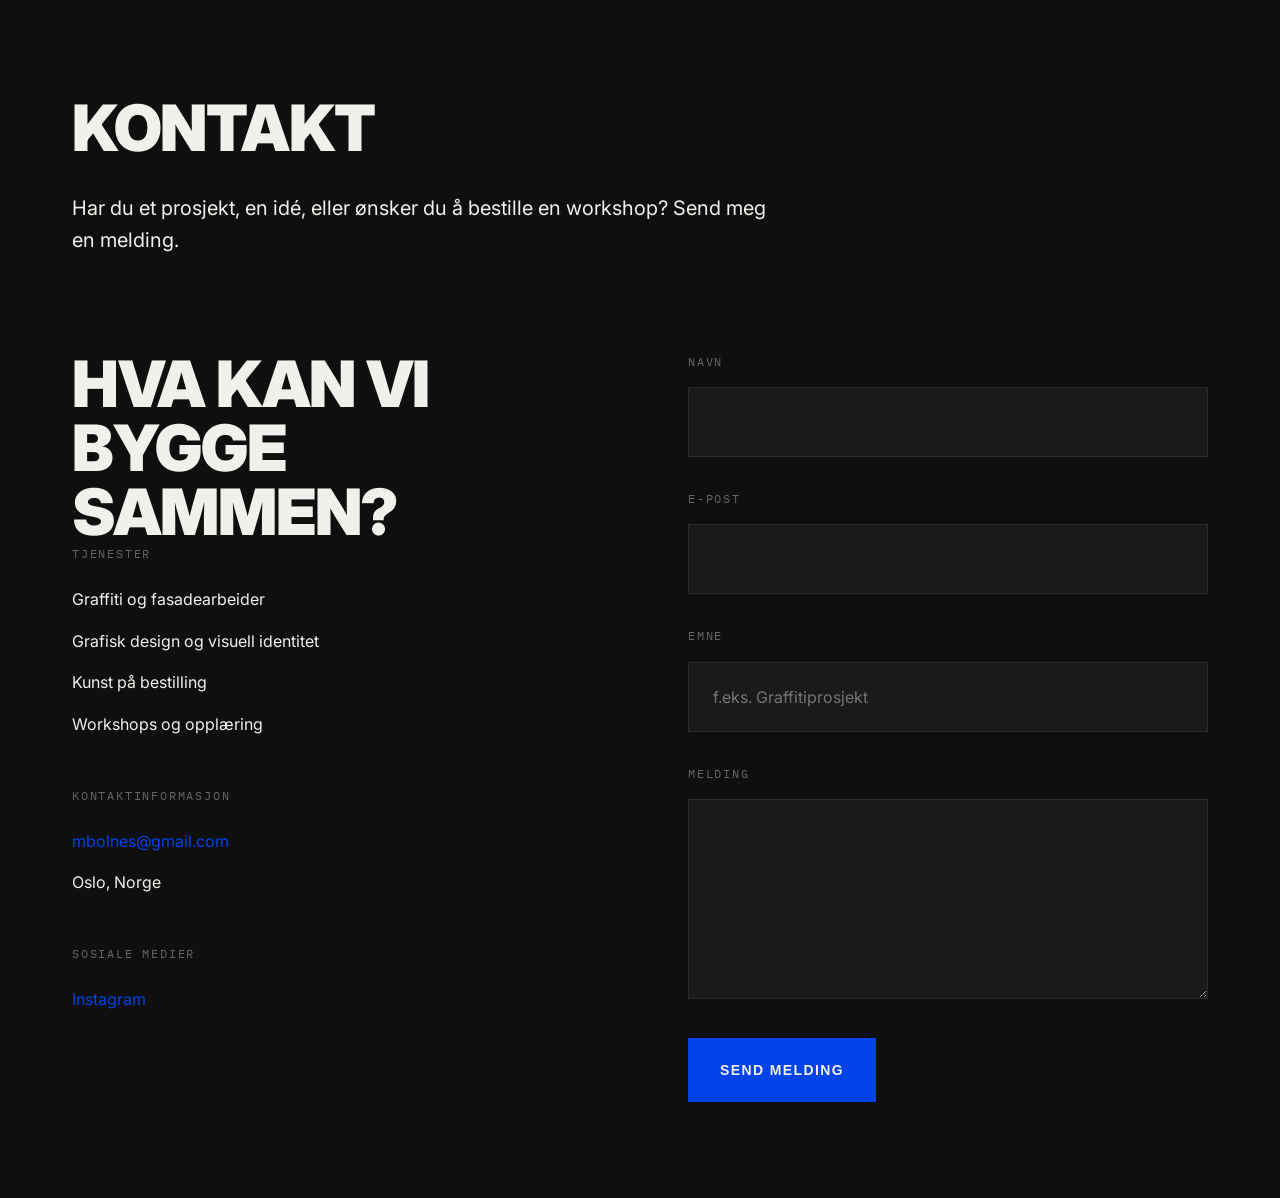
<file: pages/kontakt.html>
<!DOCTYPE html>
<html lang="no">
<head>
  <meta charset="UTF-8">
  <meta name="viewport" content="width=device-width, initial-scale=1.0">
  <link rel="stylesheet" href="../styles.css">
</head>
<body>
<!-- KONTAKT PAGE CONTENT -->
<section>
  <div class="container">
    <div class="page-header">
      <h1>Kontakt</h1>
      <p class="page-header-desc">Har du et prosjekt, en idé, eller ønsker du å bestille en workshop? Send meg en melding.</p>
    </div>

    <div class="contact-grid">
      <!-- Left — Info -->
      <div class="animate-on-scroll">
        <h2>Hva kan vi bygge sammen?</h2>

        <div class="contact-section">
          <span class="contact-section-label">Tjenester</span>
          <ul class="contact-list">
            <li>Graffiti og fasadearbeider</li>
            <li>Grafisk design og visuell identitet</li>
            <li>Kunst på bestilling</li>
            <li>Workshops og opplæring</li>
          </ul>
        </div>

        <div class="contact-section">
          <span class="contact-section-label">Kontaktinformasjon</span>
          <ul class="contact-list">
            <li><a href="mailto:mbolnes@gmail.com">mbolnes@gmail.com</a></li>
            <li>Oslo, Norge</li>
          </ul>
        </div>

        <div class="contact-section">
          <span class="contact-section-label">Sosiale medier</span>
          <ul class="contact-list">
            <li><a href="https://www.instagram.com/marcitospray/" target="_blank">Instagram</a></li>
          </ul>
        </div>
      </div>

      <!-- Right — Form -->
      <div class="animate-on-scroll">
        <div data-fs-success class="form-success">
          <p>Takk for meldingen! Jeg vil kontakte deg snart.</p>
        </div>

        <form id="contact-form">
          <div class="form-group">
            <label for="name" class="form-label">Navn</label>
            <input type="text" id="name" name="name" class="form-input" data-fs-field required>
            <span data-fs-error="name" class="form-error"></span>
          </div>

          <div class="form-group">
            <label for="email" class="form-label">E-post</label>
            <input type="email" id="email" name="email" class="form-input" data-fs-field required>
            <span data-fs-error="email" class="form-error"></span>
          </div>

          <div class="form-group">
            <label for="subject" class="form-label">Emne</label>
            <input type="text" id="subject" name="subject" class="form-input" data-fs-field placeholder="f.eks. Graffitiprosjekt">
            <span data-fs-error="subject" class="form-error"></span>
          </div>

          <div class="form-group">
            <label for="message" class="form-label">Melding</label>
            <textarea id="message" name="message" class="form-textarea" data-fs-field required></textarea>
            <span data-fs-error="message" class="form-error"></span>
          </div>

          <button type="submit" class="btn" data-fs-submit-btn>Send melding</button>
        </form>
      </div>
    </div>
  </div>
</section>
</body>
</html>
</file>
<file: styles.css>
@import url('https://fonts.googleapis.com/css2?family=Inter:wght@400;500;700;900&family=IBM+Plex+Mono:wght@400;500;700&display=swap');

/* ============================================================================
   DESIGN SYSTEM
   ============================================================================ */

:root {
  /* Colors */
  --color-bg: #0F0F0F;           /* Deep Carbon */
  --color-fg: #F2F0EB;           /* Alabaster */
  --color-accent: #0043E8;       /* Ultramarine */
  --color-border: #2A2A2A;
  --color-muted: #666666;
  --color-card-bg: #1A1A1A;

  /* Typography */
  --font-main: 'Inter', sans-serif;
  --font-mono: 'IBM Plex Mono', monospace;

  /* Spacing */
  --space-xs: 0.5rem;
  --space-sm: 1rem;
  --space-md: 1.5rem;
  --space-lg: 2rem;
  --space-xl: 3rem;
  --space-2xl: 4rem;
  --space-3xl: 6rem;

  /* Transitions */
  --transition-fast: 200ms ease;
  --transition-normal: 300ms ease;
  --transition-slow: 500ms ease;
}

/* ============================================================================
   RESET
   ============================================================================ */

* {
  margin: 0;
  padding: 0;
  box-sizing: border-box;
}

html {
  scroll-behavior: smooth;
}

body {
  background-color: var(--color-bg);
  color: var(--color-fg);
  font-family: var(--font-main);
  font-size: 16px;
  line-height: 1.6;
  -webkit-font-smoothing: antialiased;
  -moz-osx-font-smoothing: grayscale;
  overflow-x: hidden;
}

/* ============================================================================
   NAVIGATION
   ============================================================================ */

.nav {
  position: fixed;
  top: 0;
  left: 0;
  right: 0;
  z-index: 1000;
  background: rgba(15, 15, 15, 0.95);
  backdrop-filter: blur(10px);
  border-bottom: 1px solid var(--color-border);
  display: flex;
  justify-content: space-between;
  align-items: center;
  padding: var(--space-lg) var(--space-lg);
}

.nav-brand {
  display: flex;
  align-items: center;
}

.nav-logo {
  font-family: var(--font-main);
  font-size: 1.5rem;
  font-weight: 900;
  color: var(--color-fg);
  text-decoration: none;
  text-transform: uppercase;
  letter-spacing: -0.02em;
  transition: color var(--transition-normal);
}

.nav-logo:hover {
  color: var(--color-accent);
}

.nav-menu {
  display: flex;
  list-style: none;
  gap: var(--space-xl);
  align-items: center;
}

.nav-link {
  font-family: var(--font-mono);
  font-size: 0.75rem;
  text-decoration: none;
  color: var(--color-fg);
  text-transform: uppercase;
  letter-spacing: 0.15em;
  transition: color var(--transition-normal);
  position: relative;
}

.nav-link::after {
  content: '';
  position: absolute;
  bottom: -4px;
  left: 0;
  width: 0;
  height: 2px;
  background-color: var(--color-accent);
  transition: width var(--transition-normal);
}

.nav-link:hover::after,
.nav-link.active::after {
  width: 100%;
}

.nav-link:hover {
  color: var(--color-accent);
}

.nav-toggle {
  display: none;
  flex-direction: column;
  gap: 6px;
  background: none;
  border: none;
  cursor: pointer;
  padding: var(--space-xs);
}

.nav-toggle span {
  width: 24px;
  height: 2px;
  background-color: var(--color-fg);
  transition: all var(--transition-normal);
}

.nav-toggle.active span:nth-child(1) {
  transform: rotate(45deg) translate(8px, 8px);
}

.nav-toggle.active span:nth-child(2) {
  opacity: 0;
}

.nav-toggle.active span:nth-child(3) {
  transform: rotate(-45deg) translate(7px, -7px);
}

/* Mobile navigation */
@media (max-width: 768px) {
  .nav {
    padding: var(--space-md);
  }

  .nav-toggle {
    display: flex;
  }

  .nav-menu {
    position: absolute;
    top: 100%;
    left: 0;
    right: 0;
    flex-direction: column;
    gap: 0;
    background: var(--color-bg);
    border-bottom: 1px solid var(--color-border);
    max-height: 0;
    overflow: hidden;
    transition: max-height var(--transition-slow);
  }

  .nav-menu.active {
    max-height: 400px;
  }

  .nav-menu li {
    border-bottom: 1px solid var(--color-border);
    width: 100%;
  }

  .nav-link {
    display: block;
    padding: var(--space-md);
    font-size: 0.875rem;
  }

  .nav-link::after {
    display: none;
  }
}

/* ============================================================================
   MAIN CONTENT & PAGE CONTAINER
   ============================================================================ */

main {
  margin-top: 80px;
  min-height: calc(100vh - 80px);
}

#page-content {
  animation: fadeIn 0.5s ease-out;
}

@keyframes fadeIn {
  from {
    opacity: 0;
  }
  to {
    opacity: 1;
  }
}

/* ============================================================================
   TYPOGRAPHY
   ============================================================================ */

h1, h2, h3, h4, h5, h6 {
  font-weight: 900;
  text-transform: uppercase;
  line-height: 1;
  letter-spacing: -0.02em;
  word-break: break-word;
  overflow-wrap: break-word;
}

h1 {
  font-size: clamp(2rem, 12vw, 4rem);
  text-transform: uppercase;
  white-space: nowrap;
}

h2 {
  font-size: clamp(2rem, 8vw, 4rem);
}

h3 {
  font-size: clamp(1.5rem, 5vw, 2rem);
}

.text-lg {
  font-size: clamp(1.5rem, 3vw, 2rem);
  line-height: 1.4;
}

.text-sm {
  font-size: 0.875rem;
}

.text-xs {
  font-size: 0.75rem;
}

.mono {
  font-family: var(--font-mono);
  text-transform: uppercase;
  letter-spacing: 0.15em;
  font-size: 0.75rem;
}

.text-muted {
  color: var(--color-muted);
}

/* ============================================================================
   SECTION SPACING
   ============================================================================ */

section {
  padding: var(--space-3xl) var(--space-lg);
}

@media (max-width: 768px) {
  section {
    padding: var(--space-2xl) var(--space-md);
  }
}

/* ============================================================================
   BUTTONS & LINKS
   ============================================================================ */

.btn {
  display: inline-flex;
  align-items: center;
  gap: var(--space-sm);
  padding: var(--space-md) var(--space-lg);
  background-color: var(--color-accent);
  color: var(--color-fg);
  text-decoration: none;
  font-size: 0.875rem;
  text-transform: uppercase;
  letter-spacing: 0.1em;
  font-weight: 700;
  border: none;
  cursor: pointer;
  transition: all var(--transition-normal);
  position: relative;
  overflow: hidden;
}

.btn::before {
  content: '';
  position: absolute;
  top: 50%;
  left: 50%;
  width: 0;
  height: 0;
  background-color: rgba(255, 255, 255, 0.1);
  border-radius: 50%;
  transform: translate(-50%, -50%);
  transition: width var(--transition-slow), height var(--transition-slow);
}

.btn:hover::before {
  width: 300px;
  height: 300px;
}

.btn:hover {
  background-color: #0033c0;
}

.btn-link {
  color: var(--color-accent);
  text-decoration: none;
  border-bottom: 2px solid var(--color-accent);
  padding-bottom: 2px;
  transition: all var(--transition-normal);
}

.btn-link:hover {
  padding-bottom: 6px;
}

a {
  color: var(--color-accent);
  text-decoration: none;
  transition: color var(--transition-normal);
}

a:hover {
  color: #0033c0;
}

/* ============================================================================
   HERO SECTION
   ============================================================================ */

.hero {
  position: relative;
  height: 100vh;
  display: flex;
  align-items: flex-end;
  overflow: hidden;
}

.hero-background {
  position: absolute;
  inset: 0;
  background-size: cover;
  background-position: center;
  background-repeat: no-repeat;
}

.hero-background::after {
  content: '';
  position: absolute;
  inset: 0;
  background: linear-gradient(to top, var(--color-bg), rgba(15, 15, 15, 0.6), transparent);
}

.hero-content {
  position: relative;
  z-index: 10;
  padding: 4rem var(--space-lg) 6rem;
  width: 100%;
  animation: slideUp 1s ease-out;
}

@keyframes slideUp {
  from {
    opacity: 0;
    transform: translateY(40px);
  }
  to {
    opacity: 1;
    transform: translateY(0);
  }
}

.hero h1 {
  margin-bottom: var(--space-lg);
  word-break: break-word;
}

.hero .subtitle {
  font-family: var(--font-mono);
  font-size: 0.75rem;
  text-transform: uppercase;
  letter-spacing: 0.3em;
  color: var(--color-muted);
}

/* ============================================================================
   PAGE HEADER
   ============================================================================ */

.page-header {
  margin-bottom: var(--space-3xl);
  animation: slideUp 0.8s ease-out;
}

.page-header h1 {
  margin-bottom: var(--space-lg);
}

.page-header-desc {
  font-size: clamp(1rem, 2vw, 1.25rem);
  max-width: 55ch;
  line-height: 1.6;
  color: var(--color-fg);
}

/* ============================================================================
   PORTFOLIO GRID
   ============================================================================ */

.portfolio-grid {
  display: grid;
  grid-template-columns: repeat(auto-fit, minmax(350px, 1fr));
  gap: 1px;
  background-color: var(--color-border);
  margin-bottom: var(--space-3xl);
}

.portfolio-grid-wide {
  display: grid;
  grid-template-columns: repeat(2, 1fr);
  gap: 1px;
  background-color: var(--color-border);
  margin-bottom: var(--space-3xl);
}

.portfolio-item {
  background-color: var(--color-card-bg);
  overflow: hidden;
  aspect-ratio: 1 / 1;
  position: relative;
}

.portfolio-item.wide {
  grid-column: span 2;
  aspect-ratio: 2 / 1;
}

.portfolio-item img {
  width: 100%;
  height: 100%;
  object-fit: cover;
  transition: transform var(--transition-slow);
}

.portfolio-item:hover img {
  transform: scale(1.05);
}

.portfolio-overlay {
  position: absolute;
  inset: 0;
  background: rgba(0, 0, 0, 0.7);
  display: flex;
  flex-direction: column;
  justify-content: flex-end;
  padding: var(--space-lg);
  opacity: 0;
  transition: opacity var(--transition-normal);
}

.portfolio-item:hover .portfolio-overlay {
  opacity: 1;
}

.portfolio-title {
  font-size: 1.25rem;
  font-weight: 700;
  margin-bottom: var(--space-sm);
}

.portfolio-meta {
  font-family: var(--font-mono);
  font-size: 0.75rem;
  text-transform: uppercase;
  letter-spacing: 0.1em;
  color: var(--color-muted);
}

@media (max-width: 768px) {
  .portfolio-grid-wide {
    grid-template-columns: 1fr;
  }

  .portfolio-item.wide {
    grid-column: span 1;
    aspect-ratio: 1 / 1;
  }
}

/* ============================================================================
   GRID LAYOUT (2-column)
   ============================================================================ */

.grid-2 {
  display: grid;
  grid-template-columns: repeat(2, 1fr);
  gap: var(--space-2xl);
}

.grid-2-full {
  display: grid;
  grid-template-columns: 1fr 1fr;
  gap: 0;
  background-color: var(--color-border);
}

.grid-2-cell {
  background-color: var(--color-card-bg);
  padding: var(--space-xl);
  transition: background-color var(--transition-normal);
}

.grid-2-cell:hover {
  background-color: #252525;
}

@media (max-width: 768px) {
  .grid-2 {
    grid-template-columns: 1fr;
  }

  .grid-2-full {
    grid-template-columns: 1fr;
  }
}

/* ============================================================================
   SERVICE CARDS (Home page)
   ============================================================================ */

.services-grid {
  display: grid;
  grid-template-columns: repeat(2, 1fr);
  gap: 1px;
  background-color: var(--color-border);
  margin-bottom: var(--space-3xl);
}

.service-card {
  background-color: var(--color-card-bg);
  padding: var(--space-xl);
  display: flex;
  flex-direction: column;
  gap: var(--space-md);
  transition: background-color var(--transition-normal);
  text-decoration: none;
  cursor: pointer;
}

.service-card:hover {
  background-color: #252525;
}

.service-number {
  font-family: var(--font-mono);
  font-size: 0.75rem;
  color: var(--color-muted);
  text-transform: uppercase;
  letter-spacing: 0.15em;
}

.service-title {
  font-size: 1.5rem;
  font-weight: 900;
  text-transform: uppercase;
}

.service-description {
  color: var(--color-fg);
  line-height: 1.6;
  flex-grow: 1;
}

.service-arrow {
  display: inline-flex;
  align-items: center;
  gap: var(--space-sm);
  color: var(--color-accent);
  font-weight: 700;
  margin-top: auto;
}

@media (max-width: 768px) {
  .services-grid {
    grid-template-columns: 1fr;
  }
}

/* ============================================================================
   INTRO SECTION
   ============================================================================ */

.intro-section {
  max-width: 55ch;
}

.intro-text {
  font-size: clamp(1.25rem, 3vw, 1.75rem);
  line-height: 1.6;
  font-weight: 600;
}

/* ============================================================================
   WORKSHOP CARDS
   ============================================================================ */

.workshop-list {
  border-top: 1px solid var(--color-border);
}

.workshop-item {
  border-bottom: 1px solid var(--color-border);
  padding: var(--space-2xl) 0;
}

.workshop-header {
  display: grid;
  grid-template-columns: 1fr 1fr;
  gap: var(--space-2xl);
  margin-bottom: var(--space-2xl);
}

.workshop-number {
  font-family: var(--font-mono);
  font-size: 0.75rem;
  color: var(--color-muted);
  text-transform: uppercase;
  letter-spacing: 0.15em;
}

.workshop-title {
  font-size: 2rem;
  font-weight: 900;
  margin-top: var(--space-sm);
  margin-bottom: var(--space-lg);
}

.workshop-meta {
  display: flex;
  gap: var(--space-lg);
  margin-bottom: var(--space-lg);
}

.workshop-meta-item {
  font-family: var(--font-mono);
  font-size: 0.75rem;
  color: var(--color-muted);
  text-transform: uppercase;
  letter-spacing: 0.1em;
}

.workshop-description {
  font-size: 1rem;
  line-height: 1.8;
  margin-bottom: var(--space-xl);
}

.workshop-includes {
  display: grid;
  grid-template-columns: repeat(2, 1fr);
  gap: var(--space-md);
}

.workshop-include-item {
  font-size: 0.875rem;
  padding-left: var(--space-md);
  position: relative;
}

.workshop-include-item::before {
  content: '→';
  position: absolute;
  left: 0;
  color: var(--color-accent);
  font-weight: 700;
}

@media (max-width: 768px) {
  .workshop-header {
    grid-template-columns: 1fr;
  }

  .workshop-includes {
    grid-template-columns: 1fr;
  }
}

/* ============================================================================
   CONTACT FORM
   ============================================================================ */

.contact-grid {
  display: grid;
  grid-template-columns: 1fr 1fr;
  gap: var(--space-3xl);
}

.contact-info h2 {
  margin-bottom: var(--space-xl);
}

.contact-section {
  margin-bottom: var(--space-xl);
}

.contact-section-label {
  font-family: var(--font-mono);
  font-size: 0.75rem;
  color: var(--color-muted);
  text-transform: uppercase;
  letter-spacing: 0.15em;
  margin-bottom: var(--space-md);
  display: block;
}

.contact-list {
  list-style: none;
}

.contact-list li {
  margin-bottom: var(--space-sm);
}

.form-group {
  margin-bottom: var(--space-lg);
}

.form-label {
  display: block;
  font-family: var(--font-mono);
  font-size: 0.75rem;
  color: var(--color-muted);
  text-transform: uppercase;
  letter-spacing: 0.15em;
  margin-bottom: var(--space-sm);
}

.form-input,
.form-textarea {
  width: 100%;
  padding: var(--space-md);
  background-color: var(--color-card-bg);
  border: 1px solid var(--color-border);
  color: var(--color-fg);
  font-family: var(--font-main);
  font-size: 1rem;
  transition: border-color var(--transition-normal);
}

.form-input:focus,
.form-textarea:focus {
  outline: none;
  border-color: var(--color-accent);
}

.form-textarea {
  resize: vertical;
  min-height: 200px;
}

.form-success {
  padding: var(--space-lg);
  background-color: #1a3a1a;
  border: 1px solid #2d5a2d;
  color: #90ee90;
  margin-bottom: var(--space-lg);
  display: none;
}

.form-success.show {
  display: block;
  animation: fadeIn 0.5s ease-out;
}

.form-error {
  display: block;
  font-family: var(--font-mono);
  font-size: 0.75rem;
  color: #ff6b6b;
  margin-top: var(--space-xs);
}

.form-input[aria-invalid="true"],
.form-textarea[aria-invalid="true"] {
  border-color: #ff6b6b;
}

@media (max-width: 768px) {
  .contact-grid {
    grid-template-columns: 1fr;
    gap: var(--space-2xl);
  }
}

/* ============================================================================
   FOOTER
   ============================================================================ */

.footer {
  background-color: var(--color-card-bg);
  border-top: 1px solid var(--color-border);
  padding: var(--space-2xl) var(--space-lg);
  margin-top: var(--space-3xl);
}

.footer-content {
  max-width: 1200px;
  margin: 0 auto;
  display: flex;
  justify-content: space-between;
  align-items: center;
  font-family: var(--font-mono);
  font-size: 0.75rem;
  text-transform: uppercase;
  letter-spacing: 0.1em;
}

.footer-links {
  display: flex;
  gap: var(--space-lg);
}

.footer-links a {
  color: var(--color-fg);
  transition: color var(--transition-normal);
}

.footer-links a:hover {
  color: var(--color-accent);
}

@media (max-width: 768px) {
  .footer-content {
    flex-direction: column;
    gap: var(--space-lg);
    text-align: center;
  }

  .footer-links {
    justify-content: center;
  }
}

/* ============================================================================
   UTILITY CLASSES
   ============================================================================ */

.container {
  max-width: 1200px;
  margin: 0 auto;
  padding: 0 var(--space-lg);
}

.section-spacer {
  height: 4rem;
}

.text-center {
  text-align: center;
}

.opacity-60 {
  opacity: 0.6;
}

.mb-lg {
  margin-bottom: var(--space-lg);
}

.mb-xl {
  margin-bottom: var(--space-xl);
}

/* ============================================================================
   RESPONSIVE
   ============================================================================ */

@media (max-width: 768px) {
  :root {
    font-size: 14px;
  }

  nav .nav-menu {
    gap: 0;
  }

  h1 {
    font-size: clamp(2rem, 10vw, 3.5rem);
    white-space: normal;
  }

  h2 {
    font-size: clamp(1.5rem, 5vw, 2.5rem);
  }

  section {
    padding: var(--space-2xl) var(--space-md);
  }
}
</file>
